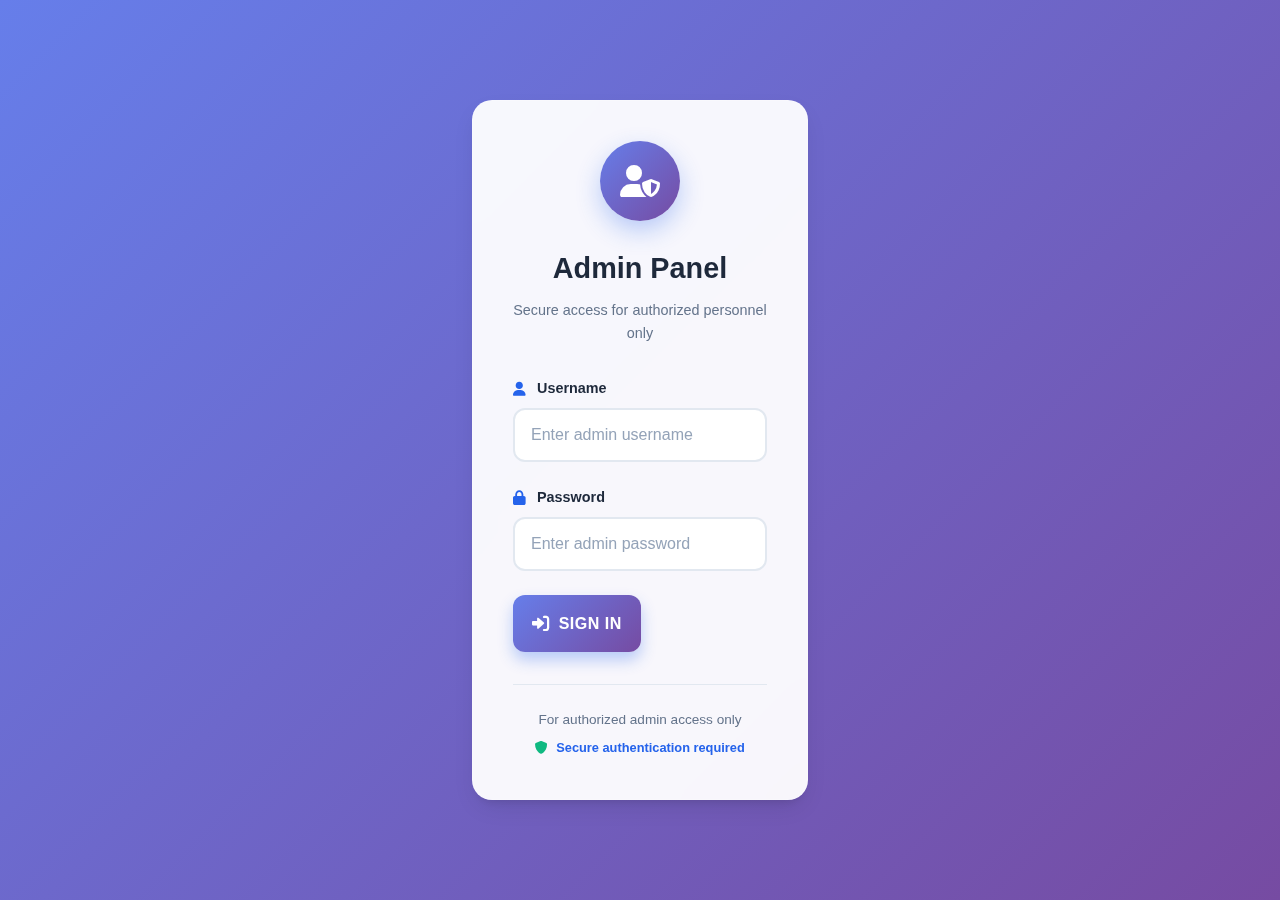
<file: admin-login.html>
<!DOCTYPE html>
<html lang="en">
<head>
    <meta charset="UTF-8">
    <meta name="viewport" content="width=device-width, initial-scale=1.0">
    <title>Admin Login - ExamMate & NotesMaker</title>
    <link rel="stylesheet" href="admin-login.css">
    <link rel="stylesheet" href="https://cdnjs.cloudflare.com/ajax/libs/font-awesome/6.0.0/css/all.min.css">
    <link rel="icon" href="favicon.ico" type="image/x-icon">
</head>
<body>
    <div class="login-container">
        <div class="login-card">
            <div class="login-header">
                <div class="admin-icon">
                    <i class="fas fa-user-shield"></i>
                </div>
                <h1>Admin Panel</h1>
                <p>Secure access for authorized personnel only</p>
            </div>
            
            <form id="adminLoginForm" class="login-form">
                <div class="form-group">
                    <label for="adminUsername">
                        <i class="fas fa-user"></i>
                        Username
                    </label>
                    <input type="text" id="adminUsername" name="username" placeholder="Enter admin username" required>
                </div>
                
                <div class="form-group">
                    <label for="adminPassword">
                        <i class="fas fa-lock"></i>
                        Password
                    </label>
                    <input type="password" id="adminPassword" name="password" placeholder="Enter admin password" required>
                </div>
                
                <div class="form-group">
                    <button type="submit" class="btn-login">
                        <i class="fas fa-sign-in-alt"></i>
                        Sign In
                    </button>
                </div>
                
                <div class="login-error" id="loginError" style="display: none;">
                    <i class="fas fa-exclamation-circle"></i>
                    <span id="errorMessage">Invalid credentials</span>
                </div>
            </form>
            
            <div class="login-footer">
                <p>For authorized admin access only</p>
                <div class="security-notice">
                    <i class="fas fa-shield-alt"></i>
                    Secure authentication required
                </div>
            </div>
        </div>
    </div>

    <script src="admin-login.js"></script>
</body>
</html>
</file>
<file: admin-login.css>
/* Admin Login CSS */

/* CSS Reset and Variables */
:root {
    --primary-color: #2563eb;
    --primary-gradient: linear-gradient(135deg, #667eea 0%, #764ba2 100%);
    --secondary-color: #64748b;
    --text-color: #1e293b;
    --light-color: #f8fafc;
    --dark-color: #0f172a;
    --success-color: #10b981;
    --danger-color: #ef4444;
    --warning-color: #f59e0b;
    --border-radius: 12px;
    --box-shadow: 0 10px 25px -5px rgba(0, 0, 0, 0.1), 0 8px 10px -6px rgba(0, 0, 0, 0.1);
    --transition: all 0.3s cubic-bezier(0.4, 0, 0.2, 1);
}

* {
    margin: 0;
    padding: 0;
    box-sizing: border-box;
}

body {
    font-family: -apple-system, BlinkMacSystemFont, "Segoe UI", Roboto, Helvetica, Arial, sans-serif;
    line-height: 1.6;
    color: var(--text-color);
    background: linear-gradient(135deg, #667eea 0%, #764ba2 100%);
    min-height: 100vh;
    display: flex;
    align-items: center;
    justify-content: center;
    background-attachment: fixed;
}

.login-container {
    width: 100%;
    max-width: 400px;
    padding: 2rem;
}

.login-card {
    background: rgba(255, 255, 255, 0.95);
    backdrop-filter: blur(10px);
    border-radius: 20px;
    box-shadow: var(--box-shadow);
    padding: 2.5rem;
    text-align: center;
    border: 1px solid rgba(255, 255, 255, 0.2);
    animation: fadeIn 0.5s ease;
}

@keyframes fadeIn {
    from { opacity: 0; transform: translateY(30px); }
    to { opacity: 1; transform: translateY(0); }
}

.login-header {
    margin-bottom: 2rem;
}

.admin-icon {
    width: 80px;
    height: 80px;
    background: var(--primary-gradient);
    border-radius: 50%;
    display: flex;
    align-items: center;
    justify-content: center;
    margin: 0 auto 1.5rem;
    color: white;
    font-size: 2rem;
    box-shadow: 0 10px 25px rgba(37, 99, 235, 0.3);
}

.admin-icon i {
    animation: rotate 20s linear infinite;
}

@keyframes rotate {
    from { transform: rotate(0deg); }
    to { transform: rotate(360deg); }
}

.login-header h1 {
    font-size: 1.8rem;
    margin-bottom: 0.5rem;
    color: var(--text-color);
    font-weight: 700;
}

.login-header p {
    color: var(--secondary-color);
    font-size: 0.9rem;
}

.login-form {
    display: flex;
    flex-direction: column;
    gap: 1.5rem;
}

.form-group {
    text-align: left;
}

.form-group label {
    display: flex;
    align-items: center;
    gap: 0.5rem;
    font-weight: 600;
    color: var(--text-color);
    margin-bottom: 0.5rem;
    font-size: 0.9rem;
}

.form-group label i {
    color: var(--primary-color);
    width: 16px;
}

.form-group input {
    width: 100%;
    padding: 1rem;
    border: 2px solid #e2e8f0;
    border-radius: 12px;
    font-size: 1rem;
    transition: var(--transition);
    background: white;
    font-family: inherit;
}

.form-group input:focus {
    outline: none;
    border-color: var(--primary-color);
    box-shadow: 0 0 0 3px rgba(37, 99, 235, 0.1);
    transform: translateY(-1px);
}

.form-group input::placeholder {
    color: #94a3b8;
}

.btn-login {
    background: var(--primary-gradient);
    color: white;
    border: none;
    padding: 1.2rem;
    border-radius: 12px;
    font-size: 1rem;
    font-weight: 600;
    cursor: pointer;
    transition: var(--transition);
    display: flex;
    align-items: center;
    justify-content: center;
    gap: 0.5rem;
    text-transform: uppercase;
    letter-spacing: 0.5px;
    box-shadow: 0 8px 15px rgba(37, 99, 235, 0.3);
}

.btn-login:hover {
    transform: translateY(-2px);
    box-shadow: 0 12px 20px rgba(37, 99, 235, 0.4);
}

.btn-login:active {
    transform: translateY(0);
}

.btn-login i {
    font-size: 1.1rem;
}

.login-error {
    background: #fee2e2;
    color: #dc2626;
    padding: 1rem;
    border-radius: 12px;
    border: 1px solid #fecaca;
    display: flex;
    align-items: center;
    gap: 0.5rem;
    margin-top: 1rem;
    animation: shake 0.5s ease;
}

@keyframes shake {
    0%, 100% { transform: translateX(0); }
    25% { transform: translateX(-5px); }
    75% { transform: translateX(5px); }
}

.login-error i {
    font-size: 1.2rem;
}

.login-footer {
    margin-top: 2rem;
    padding-top: 1.5rem;
    border-top: 1px solid #e2e8f0;
}

.login-footer p {
    color: var(--secondary-color);
    font-size: 0.85rem;
    margin-bottom: 0.5rem;
}

.security-notice {
    display: flex;
    align-items: center;
    justify-content: center;
    gap: 0.5rem;
    color: var(--primary-color);
    font-size: 0.8rem;
    font-weight: 600;
}

.security-notice i {
    color: var(--success-color);
}

/* Loading Animation */
.loading-spinner {
    width: 20px;
    height: 20px;
    border: 2px solid rgba(255, 255, 255, 0.3);
    border-radius: 50%;
    border-top-color: white;
    animation: spin 1s ease-in-out infinite;
    display: inline-block;
}

@keyframes spin {
    to { transform: rotate(360deg); }
}

/* Responsive Design */
@media (max-width: 480px) {
    .login-container {
        padding: 1rem;
    }
    
    .login-card {
        padding: 2rem 1.5rem;
    }
    
    .admin-icon {
        width: 60px;
        height: 60px;
        font-size: 1.5rem;
    }
    
    .login-header h1 {
        font-size: 1.5rem;
    }
}

/* Accessibility */
.login-form input:focus {
    outline: 2px solid var(--primary-color);
    outline-offset: 2px;
}

/* Dark mode support */
@media (prefers-color-scheme: dark) {
    .login-card {
        background: rgba(17, 24, 39, 0.9);
        color: #e5e7eb;
    }
    
    .login-header h1 {
        color: #e5e7eb;
    }
    
    .login-header p {
        color: #9ca3af;
    }
    
    .form-group input {
        background: #374151;
        border-color: #4b5563;
        color: #e5e7eb;
    }
    
    .form-group input::placeholder {
        color: #9ca3af;
    }
    
    .login-footer p {
        color: #9ca3af;
    }
}

/* Success Animation */
.login-success {
    animation: pulse 1s ease;
}

@keyframes pulse {
    0% { transform: scale(1); }
    50% { transform: scale(1.05); }
    100% { transform: scale(1); }
}
</file>
